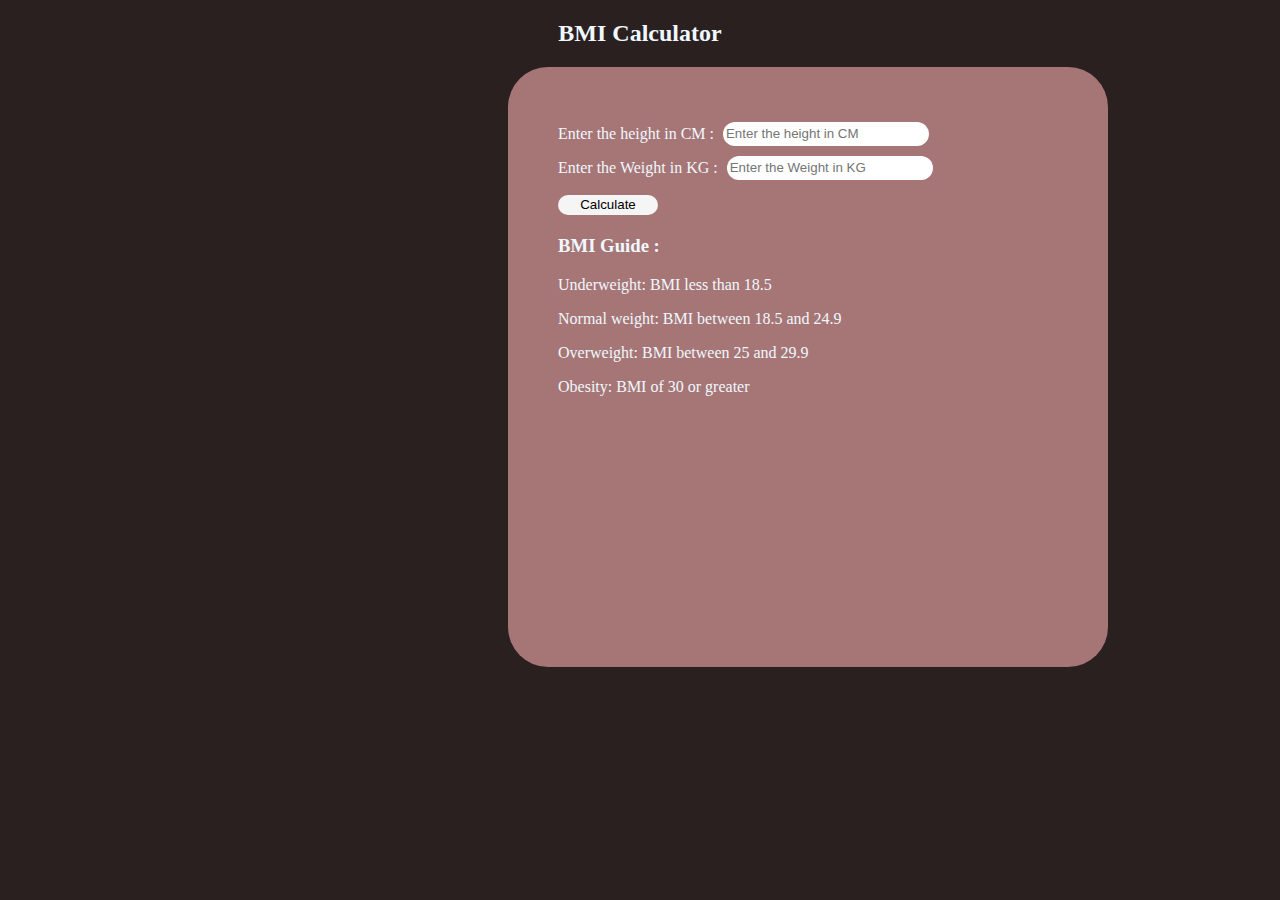
<file: BMI Calculator/index.html>
<!DOCTYPE html>
<html lang="en">
<head>
    <meta charset="UTF-8">
    <meta name="viewport" content="width=device-width, initial-scale=1.0">
    <title>BMI Calculator</title>
    <link rel="stylesheet" href="style.css">
    
</head>
<body>
    <h2>BMI Calculator</h2>
    <form id="bmiForm">
        <label>Enter the height in CM : </label><input id="height" type="text" placeholder="Enter the height in CM"><br>
        <label>Enter the Weight in KG : </label><input id="weight" type="text" placeholder="Enter the Weight in KG"><br>
        <button type="submit">Calculate</button><br>
        <div id="result"></div>
       
        <h3>BMI Guide :</h3>

        <p>Underweight: BMI less than 18.5</p>
    
        <p>Normal weight: BMI between 18.5 and 24.9</p>
    
        <p>Overweight: BMI between 25 and 29.9</p>
    
        <p>Obesity: BMI of 30 or greater</p>
    </form>

    <script src="script.js"></script>
</body>
</html>
</file>
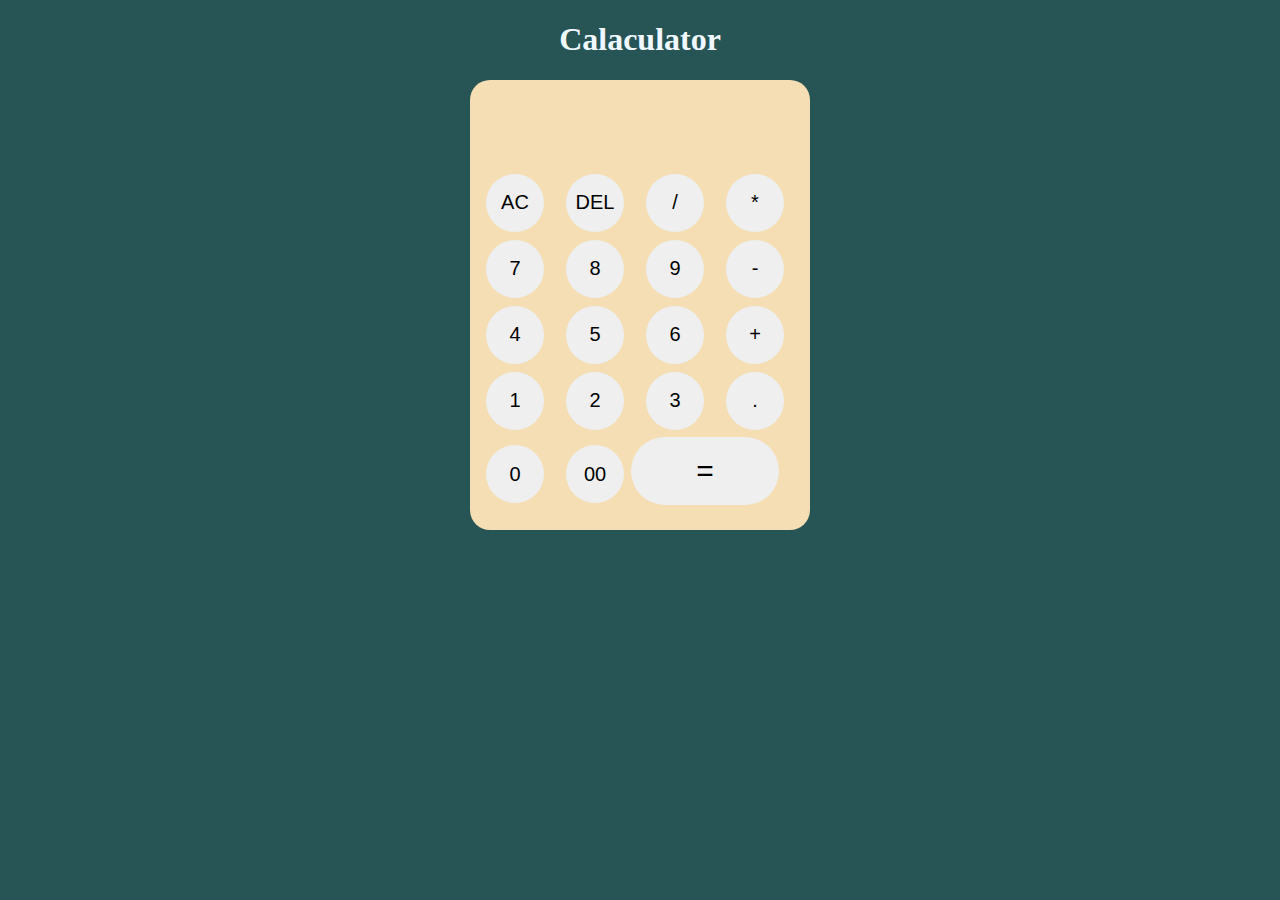
<file: Calculator/index.html>
<!DOCTYPE html>
<html lang="en">
<head>
    <meta charset="UTF-8">
    <meta name="viewport" content="width=device-width, initial-scale=1.0">
    <title>Document</title>
    <link rel="stylesheet" href="style.css">
</head>
<body>

    <h1>Calaculator</h1>

    <div class="cointainer">
        <div class="display">
            <input type="text" value="" id="display">
        </div>
        <div>
            <input type="button" class="bnt" value="AC"  onclick= "document.getElementById('display').value =  '';">
            <input type="button" class="bnt" value="DEL" onclick= "document.getElementById('display').value = document.getElementById('display').value.slice(0,-1);">
            <input type="button" class="bnt" value="/" onclick="document.getElementById('display').value +='/' ;">
            <input type="button" class="bnt" value="*" onclick="document.getElementById('display').value +='*' ; ">
        </div>
        <div>
            <input type="button" class="bnt" value="7" onclick= "document.getElementById('display').value +=  '7';">
            <input type="button" class="bnt" value="8" onclick= "document.getElementById('display').value +=  '8'; " >
            <input type="button" class="bnt" value="9"onclick= "document.getElementById('display').value +=  '9'; " >
            <input type="button" class="bnt" value="-" onclick="document.getElementById('display').value +='-' ; ">
        </div>        <div>
            <input type="button" class="bnt" value="4" onclick= "document.getElementById('display').value +=  '4'; " >
            <input type="button" class="bnt" value="5"onclick= "document.getElementById('display').value +=  '5'; " >
            <input type="button" class="bnt" value="6"onclick= "document.getElementById('display').value +=  '6'; " >
            <input type="button" class="bnt" value="+"onclick="document.getElementById('display').value +='+' ; ">
        </div>        <div>
            <input type="button" class="bnt" value="1"  onclick= "document.getElementById('display').value +=  '1'; " >
            <input type="button" class="bnt" value="2"  onclick= "document.getElementById('display').value += '2';">
            <input type="button" class="bnt" value="3" onclick="document.getElementById('display').value += '3';">
            <input type="button" class="bnt" value="." onclick= "document.getElementById('display').value +=  '.'; " >
        </div>        <div>
            <input type="button" class="bnt" value="0"onclick= "document.getElementById('display').value +=  '0'; " >
            <input type="button" class="bnt" value="00" onclick= "document.getElementById('display').value +=  '00'; " >
           
            <input type="button" class="bnt0" value="=" onclick="document.getElementById('display').value = eval(display.value) ;">
        </div>



    </div>

    
</body>
</html>
</file>
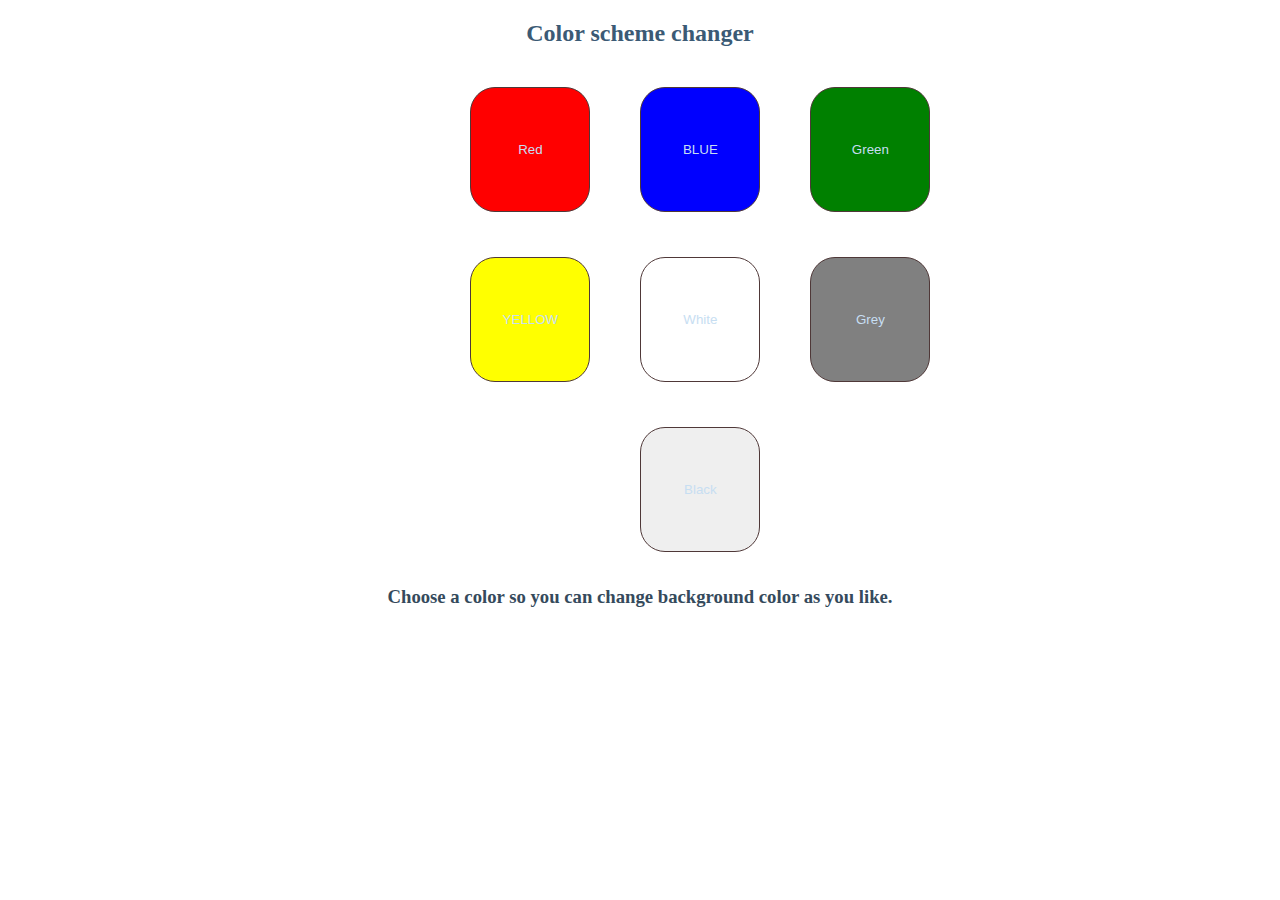
<file: colorswitcher/index.html>
<!DOCTYPE html>
<html lang="en">
<head>
    <meta charset="UTF-8">
    <meta name="viewport" content="width=device-width, initial-scale=1.0">
    <title>color changer</title>
    <link rel="stylesheet" href="style.css">
</head>
<body>
    <h2 style="color: rgb(59, 90, 117);">Color scheme changer</h2>
    <div class="container">
        <button class="color" id="red">Red</button>
        <button class="color" id="blue">BLUE</button>
        <button class="color" id="green">Green</button>
        <button class="color" id="yellow">YELLOW</button>
        <button class="color" id="white">White</button>
        <button class="color" id="grey">Grey</button>
        <button class="color" id="black">Black</button>
    </div>
    <h3 style="text-align: center; color:rgb(53, 74, 92)">Choose a color so you can change background color as you like.</h3>

    <script src="script.js"></script>
    
</body>
</html>
</file>
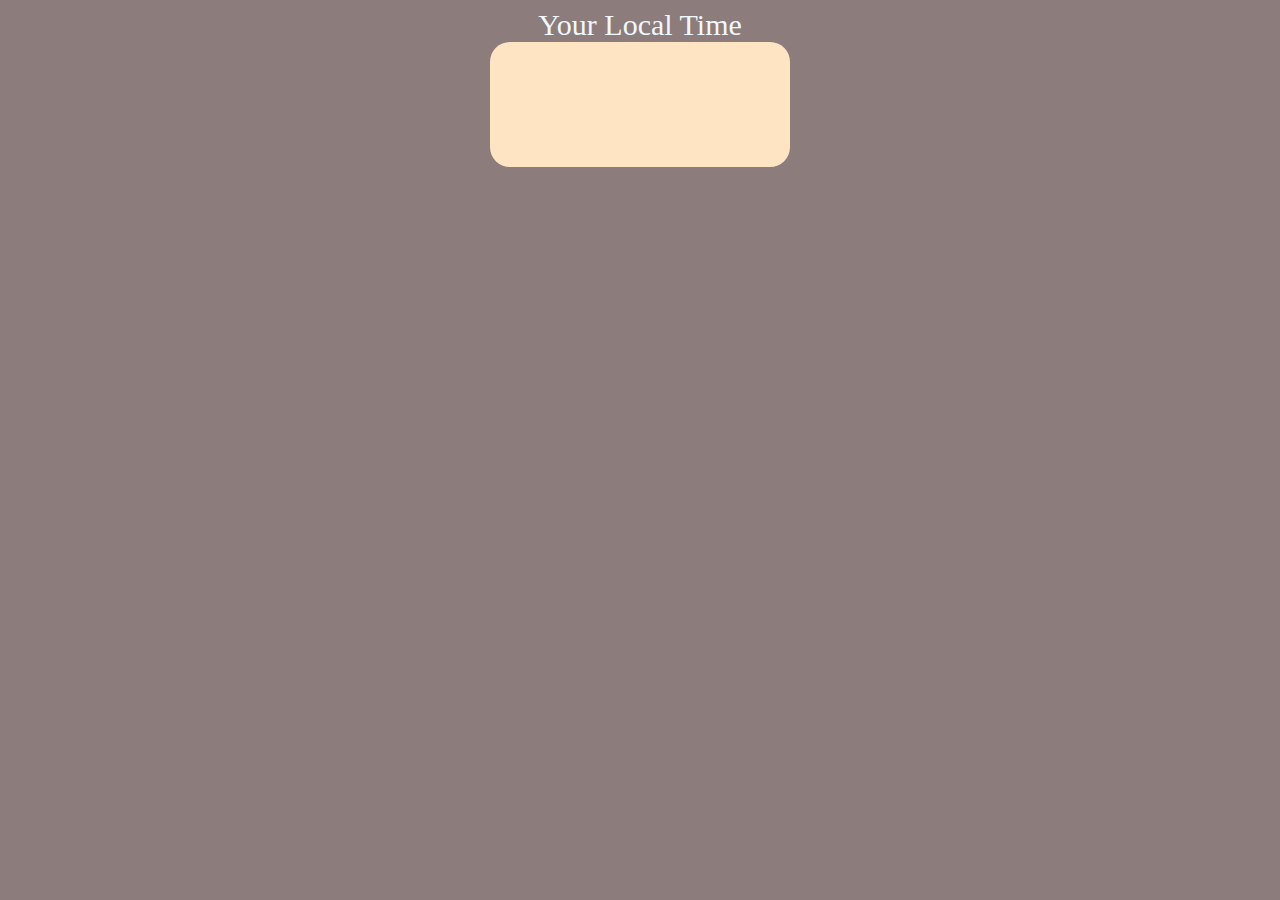
<file: Digital clock/index.html>
<!DOCTYPE html>
<html lang="en">
<head>
    <meta charset="UTF-8">
    <meta name="viewport" content="width=device-width, initial-scale=1.0">
    <title>Digital clock</title>
    <style>
        body{
            background-color: rgb(141, 124, 124);
            text-align: center;
            align-items: center;
        }
        .tittle{
            font-size: 30px;
            color: aliceblue;
        }
        .clock{
            width: 300px;
            height: 100px;
            background-color: bisque;
            border-radius: 20px ;
            margin: auto;
            font-size: 50px;
            padding-top: 25px;
        }
    </style>
</head>
<body>
    <div class="tittle">Your Local Time</div>
    <div class="clock"></div>

    <script src="script.js"></script>
</body>
</html>
</file>
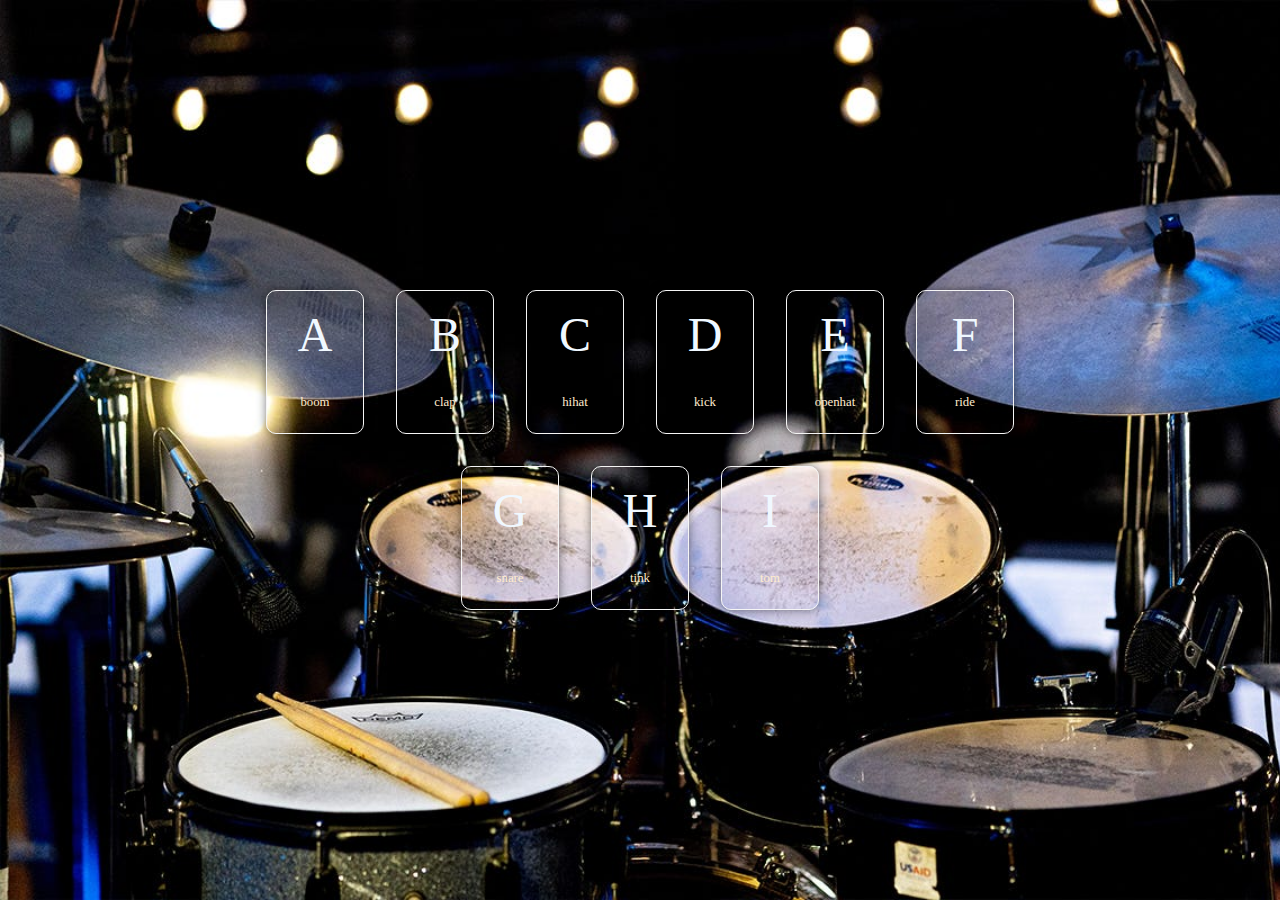
<file: Drumkit/index.html>
<!DOCTYPE html>
<html lang="en">
<head>
    <meta charset="UTF-8">
    <meta name="viewport" content="width=device-width, initial-scale=1.0">
    <title>Drum Kit</title>
    <link rel="stylesheet" href="styles.css">
</head>
<body>
    <div class="container">
        <div data-key="1" class="box">A<br/><span class="down">boom</span></div>
        <div data-key="10" class="box">B<br/><span class="down">clap</span></div>
        <div data-key="11" class="box">C<br/><span class="down">hihat</span></div>
        <div data-key="12" class="box">D<br/><span class="down">kick</span></div>
        <div data-key="13" class="box">E<br/><span class="down">openhat</span></div>
        <div data-key="14" class="box">F<br/><span class="down">ride</span></div>
        <div data-key="15" class="box">G<br/><span class="down">snare</span></div>
        <div data-key="16" class="box">H<br/><span class="down">tink</span></div>
        <div data-key="17" class="box">I<br/><span class="down">tom</span></div>
    </div>

    <audio data-key="1" src="sounds/boom.wav"></audio>
    <audio data-key="10" src="sounds/clap.wav"></audio>
    <audio data-key="11" src="sounds/hihat.wav"></audio>
    <audio data-key="12" src="sounds/kick.wav"></audio>
    <audio data-key="13" src="sounds/openhat.wav"></audio>
    <audio data-key="14" src="sounds/ride.wav"></audio>
    <audio data-key="15" src="sounds/snare.wav"></audio>
    <audio data-key="16" src="sounds/tink.wav"></audio>
    <audio data-key="17" src="sounds/tom.wav"></audio>

    <script src="script.js"></script>
</body>
</html>
</file>
<file: BMI Calculator/style.css>
body{
    background-color: rgb(42, 32, 32);
    color: aliceblue;
  
}
h2{
    text-align: center;
}
#bmiForm{
    width: 500px;
    height: 500px;
    background-color: #a67676;
    margin-left: 500px;
    padding: 50px;
    border-radius: 40px;
    
}
#height,#weight{
    width: 200px;
    height: 20px;
    border-radius: 20px;
    border: 1px solid transparent;
    margin: 5px;
}
button{
    width: 100px;
    height: 20px;
    border-radius: 30px;
    background-color: whitesmoke;
    border: none;
    
    margin-top: 10px;

}
button:hover{
    background-color: #955e5e;
}
#result{
margin: 20px;
font-size: 20px;
color: beige;
}
</file>
<file: Calculator/style.css>
body{

    background-color: rgb(39, 84, 84);

}
h1{
    text-align: center;
    color: aliceblue;
}
.cointainer{
   width: 340px;
   height: 450px;
   background-color: wheat;
   margin: auto;
   border-radius: 20px;

}

.display input[type="text"] {
    width: 320px;
    height: 50px;
    margin-top: 30px;
    
    margin-bottom: 10px;
    font-size: 20px;
   
    text-align: right;
    border: none;
    background-color: transparent;

}

.bnt{
    width: 60px;
    height: 60px;
    border: 1px solid wheat;
    border-radius: 100px;
    margin: 1px;
    margin-left: 15px;
    margin-bottom: 5px;
    font-size: 20px;
}
.bnt:hover{
    background-color: rgb(255, 255, 255);
}
.bnt0{
    width: 150px;
    height: 70px;
    border: 1px solid wheat;
    border-radius: 100px;

    font-size: 30px;

}
.bnt0:hover{
    background-color: rgb(255, 255, 255);
}
</file>
<file: colorswitcher/style.css>
h2{
    text-align: center;
}



.container{
    width: 500px;
    height: 500px;
    background-color: transparent;
    display: flex;
    flex-wrap: wrap;
    gap: 10px;
    cursor: pointer;
    justify-content: space-around;
    margin-left: 35%;

 
}
.color{
    width: 120px;
    height: 25%;
    color: rgb(199, 222, 242);
    text-align: center;
    margin-top: 20px;
    border-radius: 25px;
    align-items: center;
    justify-content: center;
    display: flex;
    border: 1px solid rgb(79, 56, 56);
    
}
#red{
    background-color: red;
}
#blue{
    background-color: blue;
}
#green{
    background-color: green;
}
#yellow{
    background-color: yellow;
}
#white{
    background-color: white;
}
#grey{
    background-color: grey;
}
#balck{
    background-color: black;
    
}
</file>
<file: Drumkit/styles.css>
* {
    margin: 0;
    padding: 0;
}

body {
    background-image: url("drumbg.jpg");
    background-size: cover;
    background-repeat: no-repeat;
    height: 100vh;
    display: flex;
    justify-content: center;
    align-items: center;
}

@media (max-width: 768px) {
    body {
        background-size: cover;
    }
}

.container {
    display: flex;
    justify-content: center;
    align-items: center;
    flex-wrap: wrap;
    max-width: 800px;
}

.box {
    font-size: 3rem;
    color: aliceblue;
    border: 1px solid whitesmoke;
    width: 5rem;
    border-radius: 10px;
    margin: 2%;
    text-align: center;
    background: transparent;
    box-shadow: 0 0 10px rgba(0, 0, 0, 0.5); 
    padding: 1rem 0.5rem;
    cursor: pointer;
    transition: all 0.3s ease;
}

.down {
    font-size: 0.8rem;
    color: blanchedalmond;
}

.box:hover {
    font-size: 3.5rem;
    width: 6rem;
    box-shadow: 0 0 15px rgba(0, 0, 0, 0.7);
}
</file>
